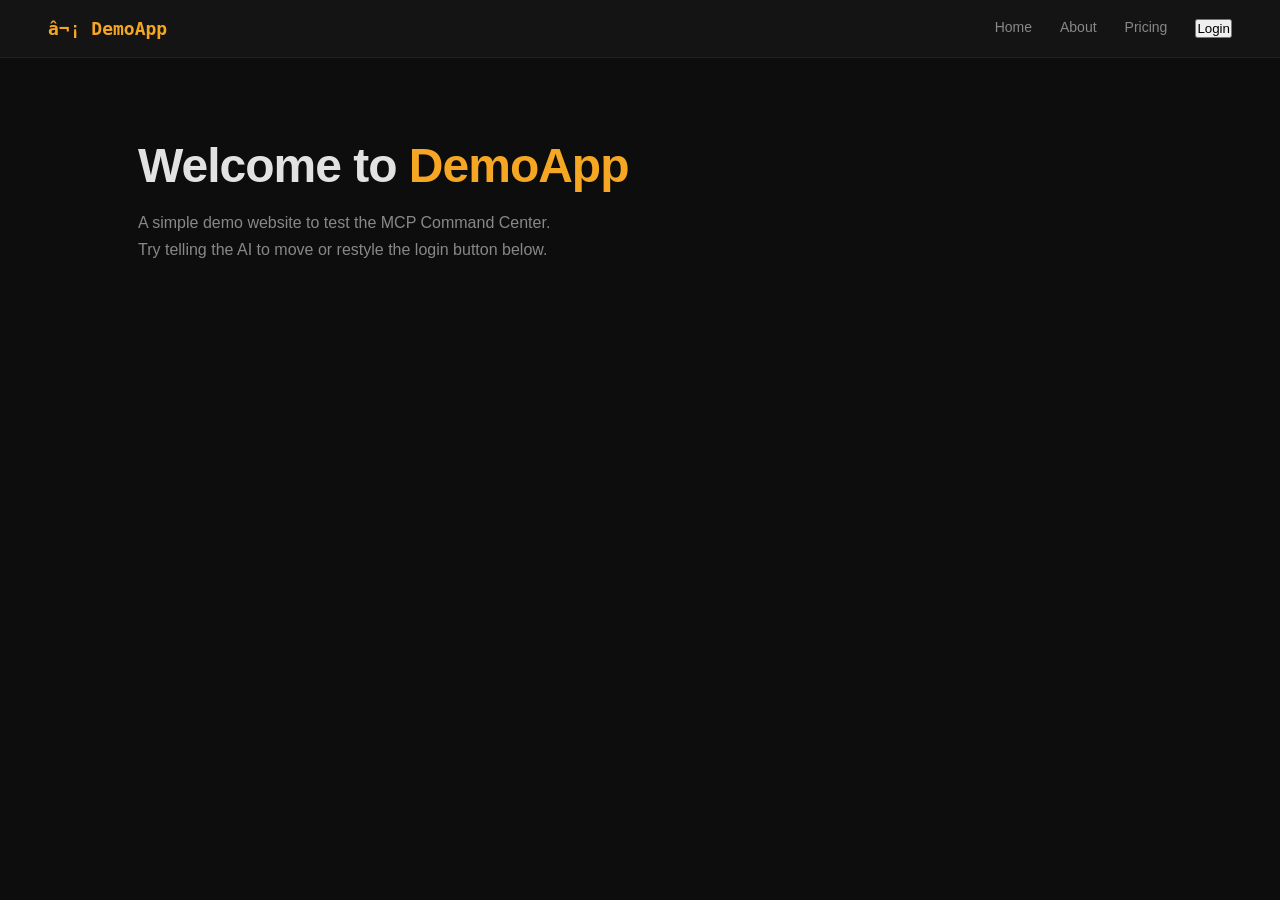
<file: index.html>
<!DOCTYPE html>
<html lang="en">
<head>
  <meta charset="UTF-8" />
  <meta name="viewport" content="width=device-width, initial-scale=1.0"/>
  <title>MCP Demo App</title>
  <link rel="stylesheet" href="styles.css" />
</head>
<body>

  <nav class="navbar">
    <div class="nav-logo">â¬¡ DemoApp</div>
    <div class="nav-links">
      <a href="#">Home</a>
      <a href="#">About</a>
      <a href="#">Pricing</a>
      <button class="login-button">Login</button>
    </div>
  </nav>

  <main class="hero">
    <div class="hero-text">
      <h1>Welcome to <span class="highlight">DemoApp</span></h1>
      <p>A simple demo website to test the MCP Command Center.<br/>
         Try telling the AI to move or restyle the login button below.</p>

      <!-- LOGIN BUTTON — this is what we'll ask MCP to move/change -->
      <div class="button-area" id></div>
    </div>
  </main>
</body>
</html>
</file>
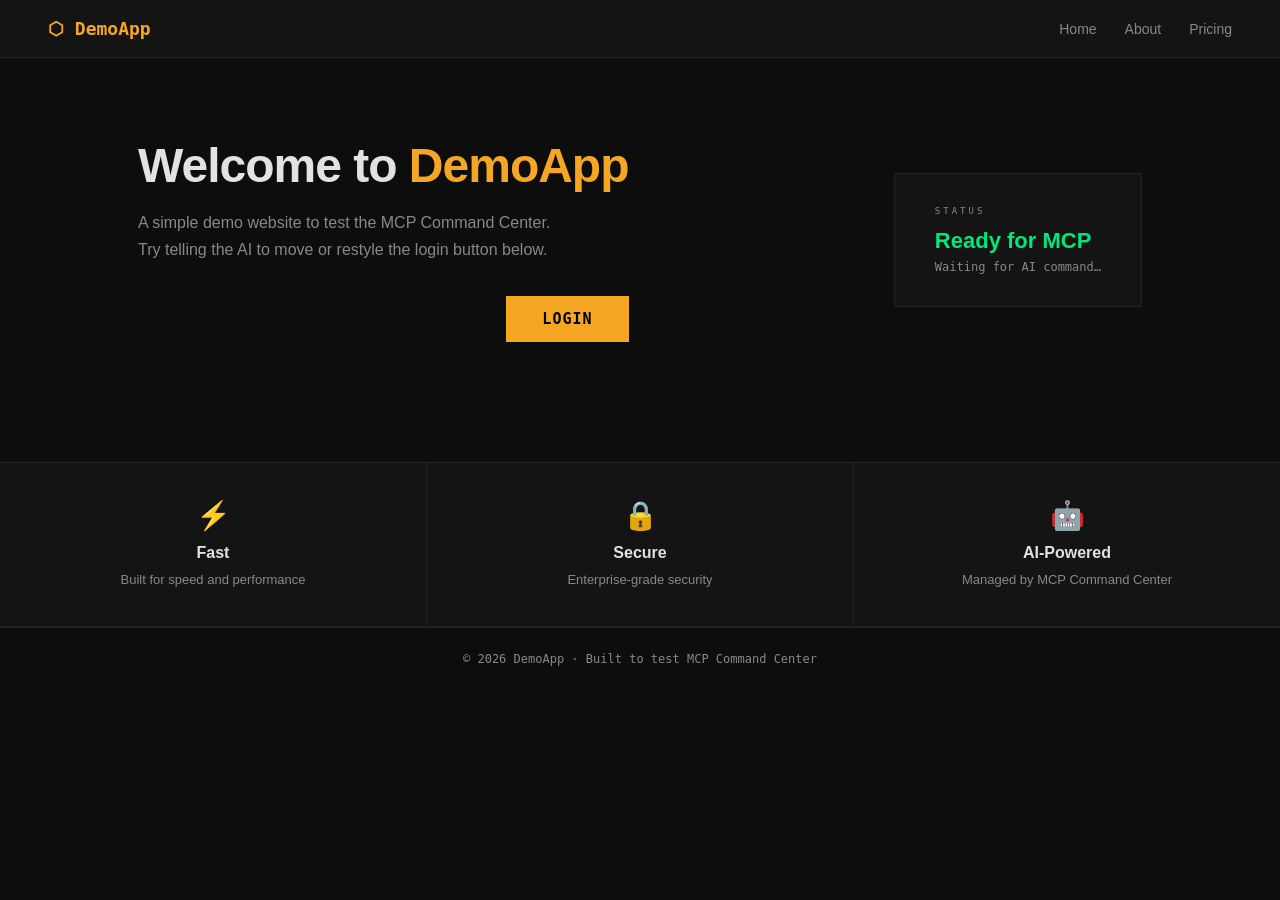
<file: index (3).html>
<!DOCTYPE html>
<html lang="en">
<head>
  <meta charset="UTF-8" />
  <meta name="viewport" content="width=device-width, initial-scale=1.0"/>
  <title>MCP Demo App</title>
  <link rel="stylesheet" href="styles.css" />
</head>
<body>

  <nav class="navbar">
    <div class="nav-logo">⬡ DemoApp</div>
    <div class="nav-links">
      <a href="#">Home</a>
      <a href="#">About</a>
      <a href="#">Pricing</a>
    </div>
  </nav>

  <main class="hero">
    <div class="hero-text">
      <h1>Welcome to <span class="highlight">DemoApp</span></h1>
      <p>A simple demo website to test the MCP Command Center.<br/>
         Try telling the AI to move or restyle the login button below.</p>

      <!-- LOGIN BUTTON — this is what we'll ask MCP to move/change -->
      <div class="button-area" id="button-area">
        <button class="login-btn" id="login-btn">Login</button>
      </div>
    </div>

    <div class="hero-card">
      <div class="card-label">STATUS</div>
      <div class="card-value">Ready for MCP</div>
      <div class="card-sub">Waiting for AI command…</div>
    </div>
  </main>

  <section class="features">
    <div class="feature-card">
      <div class="feature-icon">⚡</div>
      <div class="feature-title">Fast</div>
      <div class="feature-desc">Built for speed and performance</div>
    </div>
    <div class="feature-card">
      <div class="feature-icon">🔒</div>
      <div class="feature-title">Secure</div>
      <div class="feature-desc">Enterprise-grade security</div>
    </div>
    <div class="feature-card">
      <div class="feature-icon">🤖</div>
      <div class="feature-title">AI-Powered</div>
      <div class="feature-desc">Managed by MCP Command Center</div>
    </div>
  </section>

  <footer class="footer">
    <p>© 2026 DemoApp · Built to test MCP Command Center</p>
  </footer>

</body>
</html>
</file>
<file: styles.css>
*, *::before, *::after { box-sizing: border-box; margin: 0; padding: 0; }

:root {
  --bg: #0d0d0d;
  --surface: #141414;
  --border: #222;
  --amber: #f5a623;
  --green: #00e87a;
  --text: #e2e2e2;
  --text2: #888;
  --mono: 'IBM Plex Mono', monospace;
  --sans: 'Inter', sans-serif;
}

body {
  background: var(--bg);
  color: var(--text);
  font-family: var(--sans);
  min-height: 100vh;
}

.navbar {
  display: flex;
  align-items: center;
  justify-content: space-between;
  padding: 18px 48px;
  border-bottom: 1px solid var(--border);
  background: var(--surface);
}

.nav-logo {
  font-family: var(--mono);
  font-size: 18px;
  font-weight: 700;
  color: var(--amber);
}

.nav-links {
  display: flex;
  gap: 28px;
}

.nav-links a {
  color: var(--text2);
  text-decoration: none;
  font-size: 14px;
  transition: color 0.2s;
}

.nav-links a:hover { color: var(--text); }

.hero {
  display: flex;
  align-items: center;
  justify-content: space-between;
  padding: 80px 48px;
  gap: 48px;
  max-width: 1100px;
  margin: 0 auto;
}

.hero-text h1 {
  font-size: 48px;
  font-weight: 800;
  line-height: 1.15;
  margin-bottom: 16px;
  letter-spacing: -1px;
}

.highlight { color: var(--amber); }

.hero-text p {
  font-size: 16px;
  color: var(--text2);
  line-height: 1.7;
  margin-bottom: 32px;
  max-width: 480px;
}

/* LOGIN BUTTON POSITION — change justify-content to move button */
.button-area {
  display: flex;
  justify-content: flex-end;
  margin-top: 8px;
}

.login-btn {
  background: var(--amber);
  color: #000;
  border: none;
  padding: 14px 36px;
  font-size: 15px;
  font-weight: 700;
  cursor: pointer;
  font-family: var(--mono);
  letter-spacing: 1px;
  text-transform: uppercase;
  transition: all 0.2s;
}

.login-btn:hover {
  background: #ffc04d;
  box-shadow: 0 0 24px rgba(245, 166, 35, 0.4);
}

.hero-card {
  background: var(--surface);
  border: 1px solid var(--border);
  padding: 32px 40px;
  min-width: 240px;
  flex-shrink: 0;
}

.card-label {
  font-family: var(--mono);
  font-size: 9px;
  letter-spacing: 3px;
  text-transform: uppercase;
  color: var(--text2);
  margin-bottom: 12px;
}

.card-value {
  font-size: 22px;
  font-weight: 700;
  color: var(--green);
  margin-bottom: 6px;
}

.card-sub {
  font-size: 12px;
  color: var(--text2);
  font-family: var(--mono);
}

.features {
  display: grid;
  grid-template-columns: repeat(3, 1fr);
  gap: 1px;
  background: var(--border);
  border-top: 1px solid var(--border);
  border-bottom: 1px solid var(--border);
  margin-top: 40px;
}

.feature-card {
  background: var(--surface);
  padding: 36px 40px;
  text-align: center;
}

.feature-icon { font-size: 28px; margin-bottom: 12px; }
.feature-title { font-size: 16px; font-weight: 700; margin-bottom: 8px; }
.feature-desc { font-size: 13px; color: var(--text2); line-height: 1.6; }

.footer {
  padding: 24px 48px;
  text-align: center;
  font-size: 12px;
  color: var(--text2);
  font-family: var(--mono);
  border-top: 1px solid var(--border);
}
</file>
